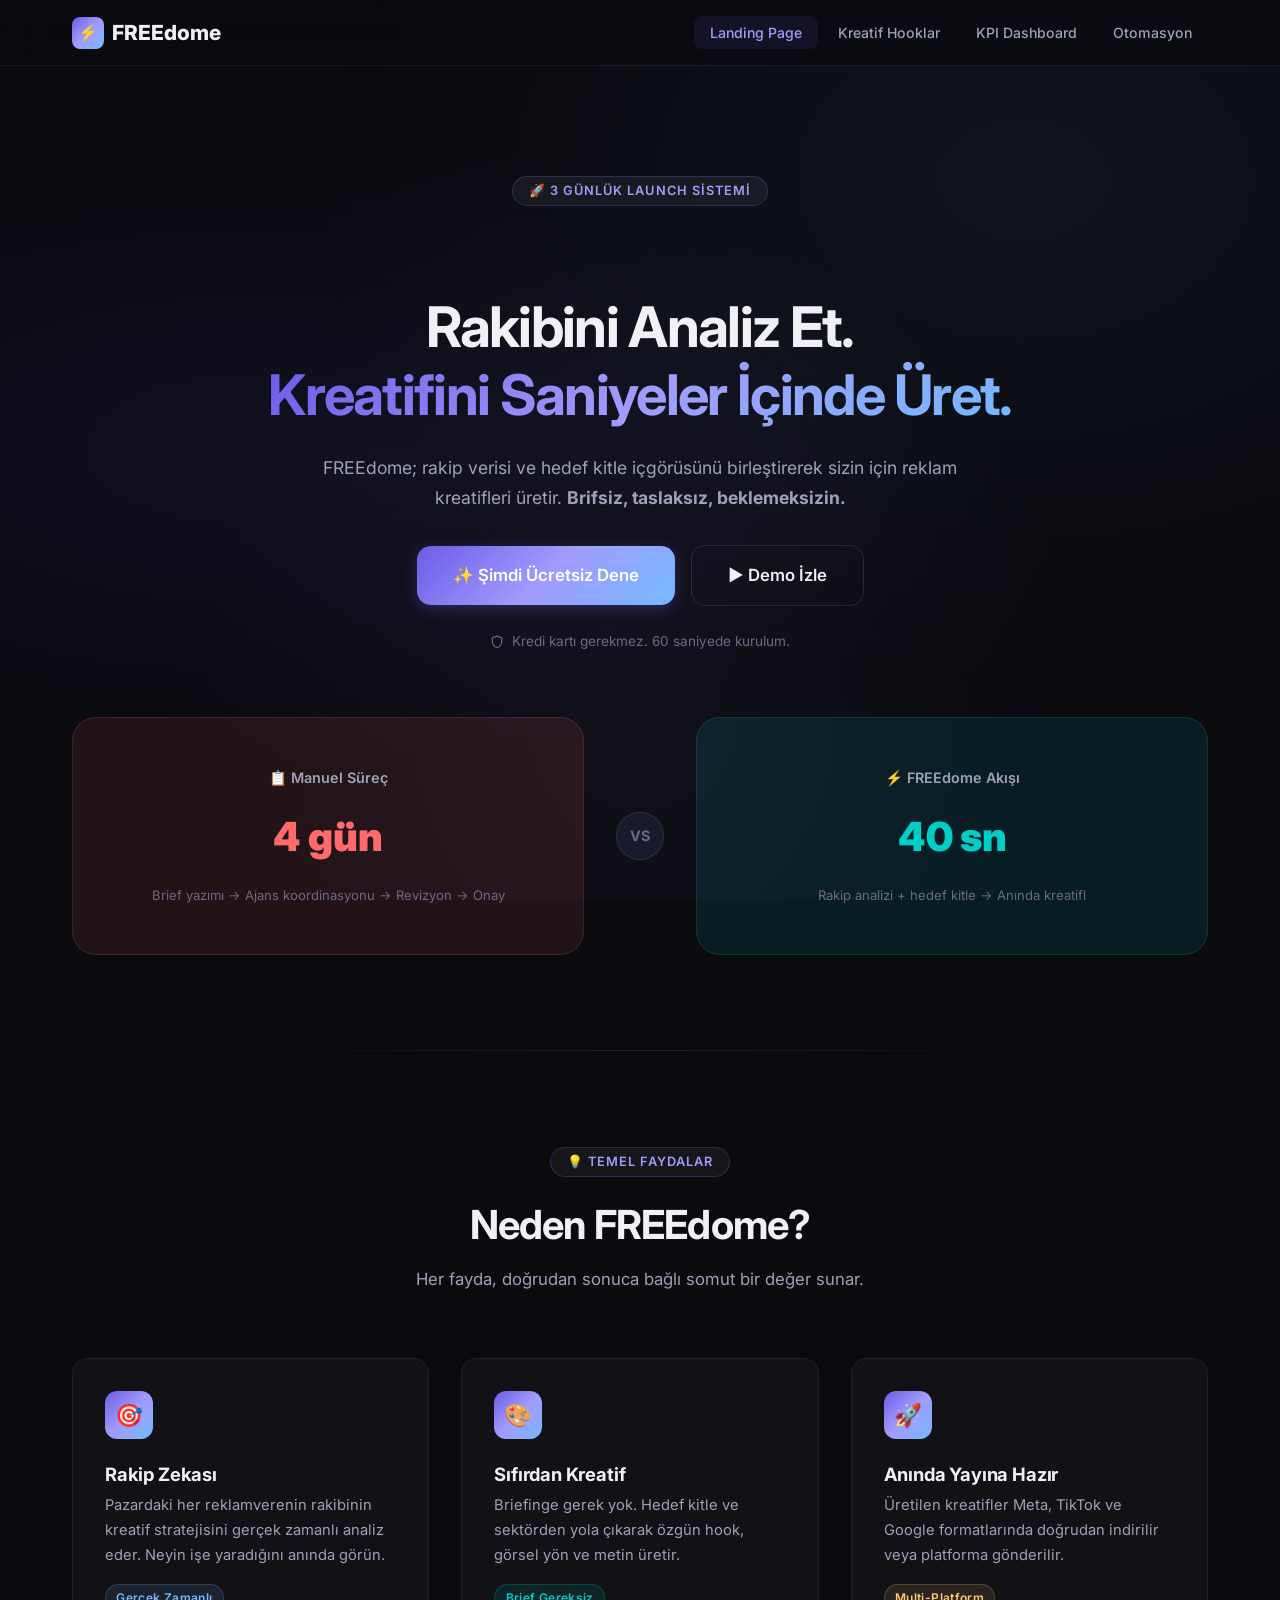
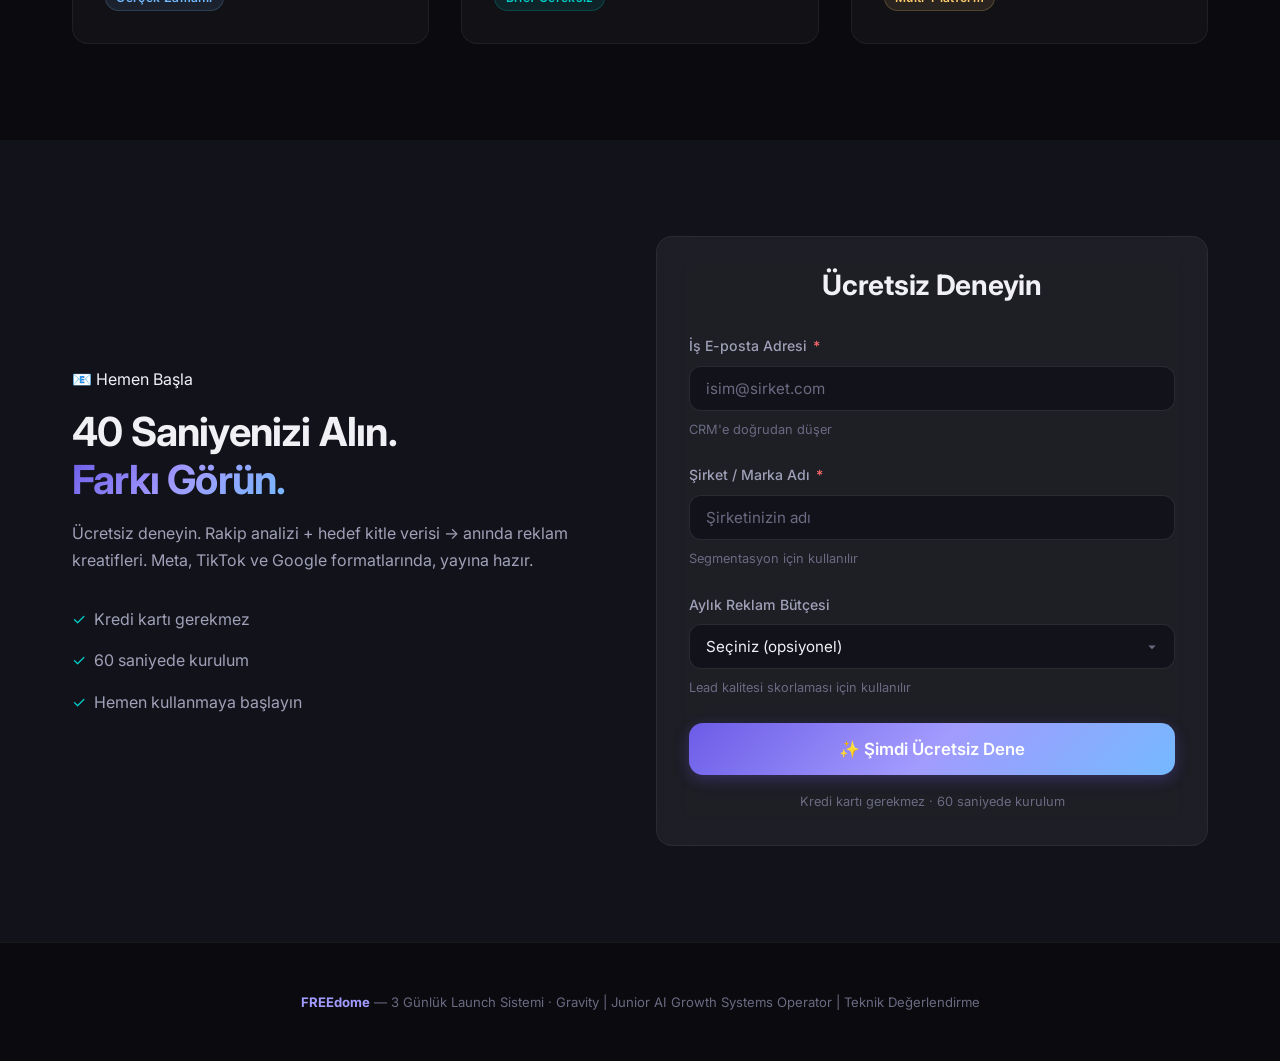
<file: index.html>
<!DOCTYPE html>
<html lang="tr">
<head>
  <meta charset="UTF-8">
  <meta name="viewport" content="width=device-width, initial-scale=1.0">
  <meta name="description" content="FREEdome — Rakip verisi ve hedef kitle içgörüsünü birleştirerek saniyeler içinde reklam kreatifleri üretir. Brifsiz, taslaksız, beklemeksizin.">
  <title>FREEdome — Rakibini Analiz Et. Kreatifini Saniyeler İçinde Üret.</title>
  <link rel="stylesheet" href="css/style.css">
</head>
<body>

  <!-- Navigation -->
  <nav class="nav" id="main-nav">
    <div class="nav-inner">
      <a href="index.html" class="nav-logo">
        <span class="logo-icon">⚡</span>
        FREEdome
      </a>
      <ul class="nav-links">
        <li><a href="index.html" class="active">Landing Page</a></li>
        <li><a href="hooks.html">Kreatif Hooklar</a></li>
        <li><a href="dashboard.html">KPI Dashboard</a></li>
        <li><a href="automation.html">Otomasyon</a></li>
      </ul>
      <button class="nav-mobile-toggle" aria-label="Menü">
        <span></span>
        <span></span>
        <span></span>
      </button>
    </div>
  </nav>

  <!-- Hero Section -->
  <section class="hero" id="hero">
    <div class="container">
      <div class="section-header">
        <span class="badge">🚀 3 Günlük Launch Sistemi</span>
      </div>

      <h1 class="animate-on-scroll">
        Rakibini Analiz Et.<br>
        <span class="gradient-text">Kreatifini Saniyeler İçinde Üret.</span>
      </h1>

      <p class="hero-subtitle animate-on-scroll stagger-1">
        FREEdome; rakip verisi ve hedef kitle içgörüsünü birleştirerek sizin için reklam kreatifleri üretir. <strong>Brifsiz, taslaksız, beklemeksizin.</strong>
      </p>

      <div class="hero-cta animate-on-scroll stagger-2">
        <a href="#lead-section" class="btn btn-primary btn-lg" id="cta-hero">
          ✨ Şimdi Ücretsiz Dene
        </a>
        <a href="#benefits" class="btn btn-ghost btn-lg">
          ▶ Demo İzle
        </a>
      </div>

      <p class="hero-micro animate-on-scroll stagger-3">
        <svg width="14" height="14" viewBox="0 0 24 24" fill="none" stroke="currentColor" stroke-width="2"><path d="M12 22s8-4 8-10V5l-8-3-8 3v7c0 6 8 10 8 10z"/></svg>
        Kredi kartı gerekmez. 60 saniyede kurulum.
      </p>

      <!-- Split Comparison -->
      <div class="split-compare animate-on-scroll stagger-4">
        <div class="split-side manual">
          <div class="split-label">📋 Manuel Süreç</div>
          <div class="split-time" data-counter data-target="4" data-suffix=" gün">0 gün</div>
          <div class="split-desc">Brief yazımı → Ajans koordinasyonu → Revizyon → Onay</div>
        </div>
        <div class="split-divider">VS</div>
        <div class="split-side freedome">
          <div class="split-label">⚡ FREEdome Akışı</div>
          <div class="split-time" data-counter data-target="40" data-suffix=" sn">0 sn</div>
          <div class="split-desc">Rakip analizi + hedef kitle → Anında kreatifl</div>
        </div>
      </div>
    </div>
  </section>

  <!-- Benefits Section -->
  <section class="section" id="benefits">
    <div class="container">
      <div class="section-header">
        <span class="badge">💡 Temel Faydalar</span>
        <h2>Neden FREEdome?</h2>
        <p>Her fayda, doğrudan sonuca bağlı somut bir değer sunar.</p>
      </div>

      <div class="grid-3">
        <!-- Benefit 1 -->
        <div class="card animate-on-scroll stagger-1">
          <div class="card-icon">🎯</div>
          <h3>Rakip Zekası</h3>
          <p>Pazardaki her reklamverenin rakibinin kreatif stratejisini gerçek zamanlı analiz eder. Neyin işe yaradığını anında görün.</p>
          <div style="margin-top: var(--space-md);">
            <span class="tag tag-info">Gerçek Zamanlı</span>
          </div>
        </div>

        <!-- Benefit 2 -->
        <div class="card animate-on-scroll stagger-2">
          <div class="card-icon">🎨</div>
          <h3>Sıfırdan Kreatif</h3>
          <p>Briefinge gerek yok. Hedef kitle ve sektörden yola çıkarak özgün hook, görsel yön ve metin üretir.</p>
          <div style="margin-top: var(--space-md);">
            <span class="tag tag-success">Brief Gereksiz</span>
          </div>
        </div>

        <!-- Benefit 3 -->
        <div class="card animate-on-scroll stagger-3">
          <div class="card-icon">🚀</div>
          <h3>Anında Yayına Hazır</h3>
          <p>Üretilen kreatifler Meta, TikTok ve Google formatlarında doğrudan indirilir veya platforma gönderilir.</p>
          <div style="margin-top: var(--space-md);">
            <span class="tag tag-warning">Multi-Platform</span>
          </div>
        </div>
      </div>
    </div>
  </section>

  <!-- CTA + Lead Form Section -->
  <section class="section" id="lead-section" style="background: var(--bg-secondary);">
    <div class="container">
      <div class="grid-2" style="align-items: center;">
        <!-- Left: CTA Copy -->
        <div class="animate-on-scroll">
          <span class="badge">📧 Hemen Başla</span>
          <h2 style="margin-top: var(--space-md); margin-bottom: var(--space-md);">
            40 Saniyenizi Alın.<br>
            <span class="gradient-text" style="background: var(--accent-gradient); -webkit-background-clip: text; -webkit-text-fill-color: transparent; background-clip: text;">Farkı Görün.</span>
          </h2>
          <p style="margin-bottom: var(--space-xl);">
            Ücretsiz deneyin. Rakip analizi + hedef kitle verisi → anında reklam kreatifleri. Meta, TikTok ve Google formatlarında, yayına hazır.
          </p>
          <div style="display: flex; flex-direction: column; gap: var(--space-md);">
            <div style="display: flex; align-items: center; gap: var(--space-sm); color: var(--success);">
              <span>✓</span><span style="color: var(--text-secondary);">Kredi kartı gerekmez</span>
            </div>
            <div style="display: flex; align-items: center; gap: var(--space-sm); color: var(--success);">
              <span>✓</span><span style="color: var(--text-secondary);">60 saniyede kurulum</span>
            </div>
            <div style="display: flex; align-items: center; gap: var(--space-sm); color: var(--success);">
              <span>✓</span><span style="color: var(--text-secondary);">Hemen kullanmaya başlayın</span>
            </div>
          </div>
        </div>

        <!-- Right: Lead Form -->
        <div class="glass-card animate-on-scroll stagger-2">
          <div id="form-container">
            <h3 style="margin-bottom: var(--space-xl); text-align: center;">Ücretsiz Deneyin</h3>
            <form id="lead-form">
              <div class="form-group">
                <label class="form-label" for="lead-email">
                  İş E-posta Adresi <span class="required">*</span>
                </label>
                <input type="email" id="lead-email" class="form-input" placeholder="isim@sirket.com" required>
                <p class="form-micro">CRM'e doğrudan düşer</p>
              </div>

              <div class="form-group">
                <label class="form-label" for="lead-company">
                  Şirket / Marka Adı <span class="required">*</span>
                </label>
                <input type="text" id="lead-company" class="form-input" placeholder="Şirketinizin adı" required>
                <p class="form-micro">Segmentasyon için kullanılır</p>
              </div>

              <div class="form-group">
                <label class="form-label" for="lead-budget">
                  Aylık Reklam Bütçesi
                </label>
                <select id="lead-budget" class="form-select">
                  <option value="">Seçiniz (opsiyonel)</option>
                  <option value="0-5000">0 – 5.000 ₺</option>
                  <option value="5000-25000">5.000 – 25.000 ₺</option>
                  <option value="25000-100000">25.000 – 100.000 ₺</option>
                  <option value="100000+">100.000 ₺ üzeri</option>
                </select>
                <p class="form-micro">Lead kalitesi skorlaması için kullanılır</p>
              </div>

              <button type="submit" class="btn btn-primary btn-lg" style="width: 100%;">
                ✨ Şimdi Ücretsiz Dene
              </button>
              <p class="form-micro" style="text-align: center; margin-top: var(--space-md);">
                Kredi kartı gerekmez · 60 saniyede kurulum
              </p>
            </form>
          </div>

          <!-- Success State -->
          <div class="form-success" id="form-success">
            <div class="success-icon">✓</div>
            <h3>Kaydınız Alındı! 🎉</h3>
            <p style="margin-bottom: var(--space-lg);">Onay e-postanız gönderildi. Lütfen posta kutunuzu kontrol edin.</p>
            <div class="glass-card" style="text-align: left; padding: var(--space-lg);">
              <h4 style="font-size: 0.9rem; margin-bottom: var(--space-md);">📧 E-postanızda neler var?</h4>
              <div style="display: flex; flex-direction: column; gap: var(--space-sm);">
                <div style="display: flex; align-items: center; gap: var(--space-sm); font-size: 0.88rem;">
                  <span class="tag tag-success">1</span>
                  <span style="color: var(--text-secondary);">Doğrulama linki</span>
                </div>
                <div style="display: flex; align-items: center; gap: var(--space-sm); font-size: 0.88rem;">
                  <span class="tag tag-info">2</span>
                  <span style="color: var(--text-secondary);">Arkadaşına Öner — referral mekanizması</span>
                </div>
              </div>
            </div>
            <p style="margin-top: var(--space-lg); font-size: 0.82rem; color: var(--text-muted);">
              Bu akış, viral döngü için temel tetikleyicidir.
            </p>
          </div>
        </div>
      </div>
    </div>
  </section>

  <!-- Footer -->
  <footer class="footer">
    <div class="container">
      <p>
        <span class="footer-brand">FREEdome</span> — 3 Günlük Launch Sistemi · Gravity | Junior AI Growth Systems Operator | Teknik Değerlendirme
      </p>
    </div>
  </footer>

  <script src="js/nav.js"></script>
  <script src="js/main.js"></script>
</body>
</html>
</file>
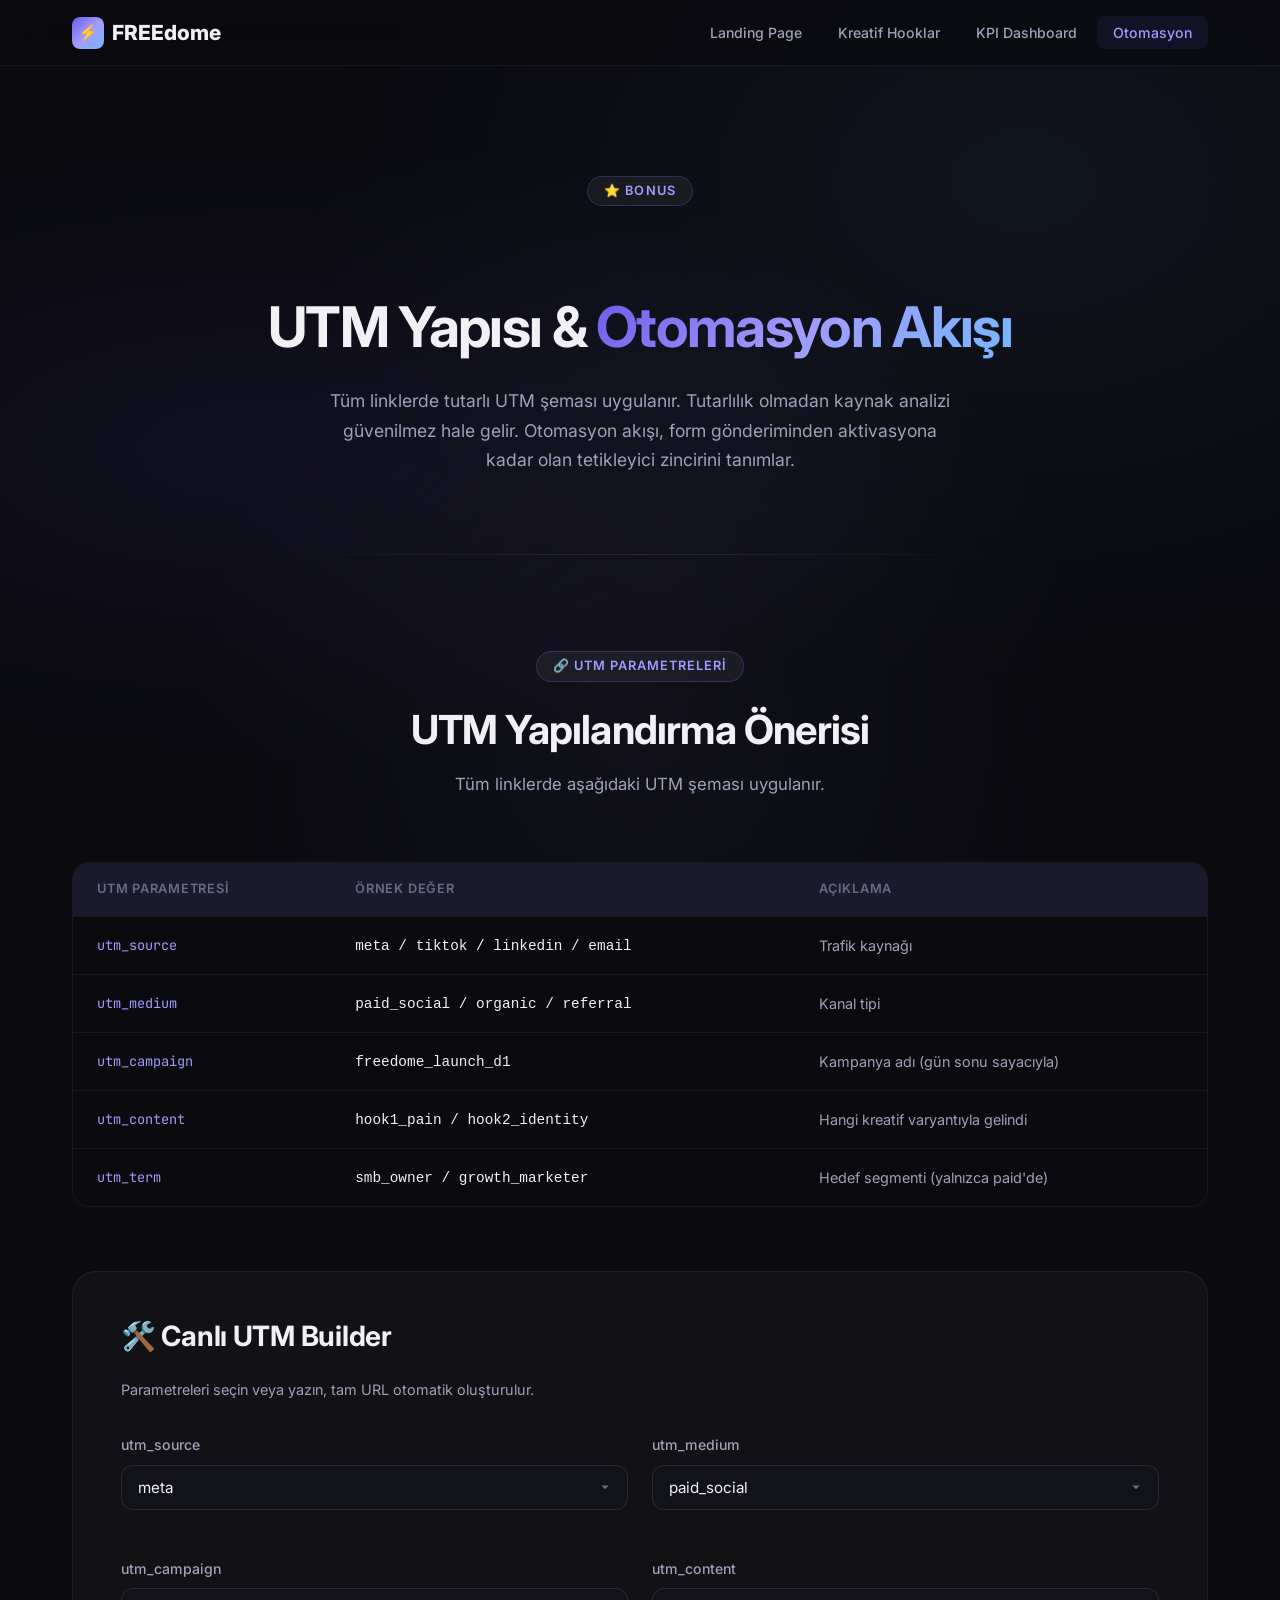
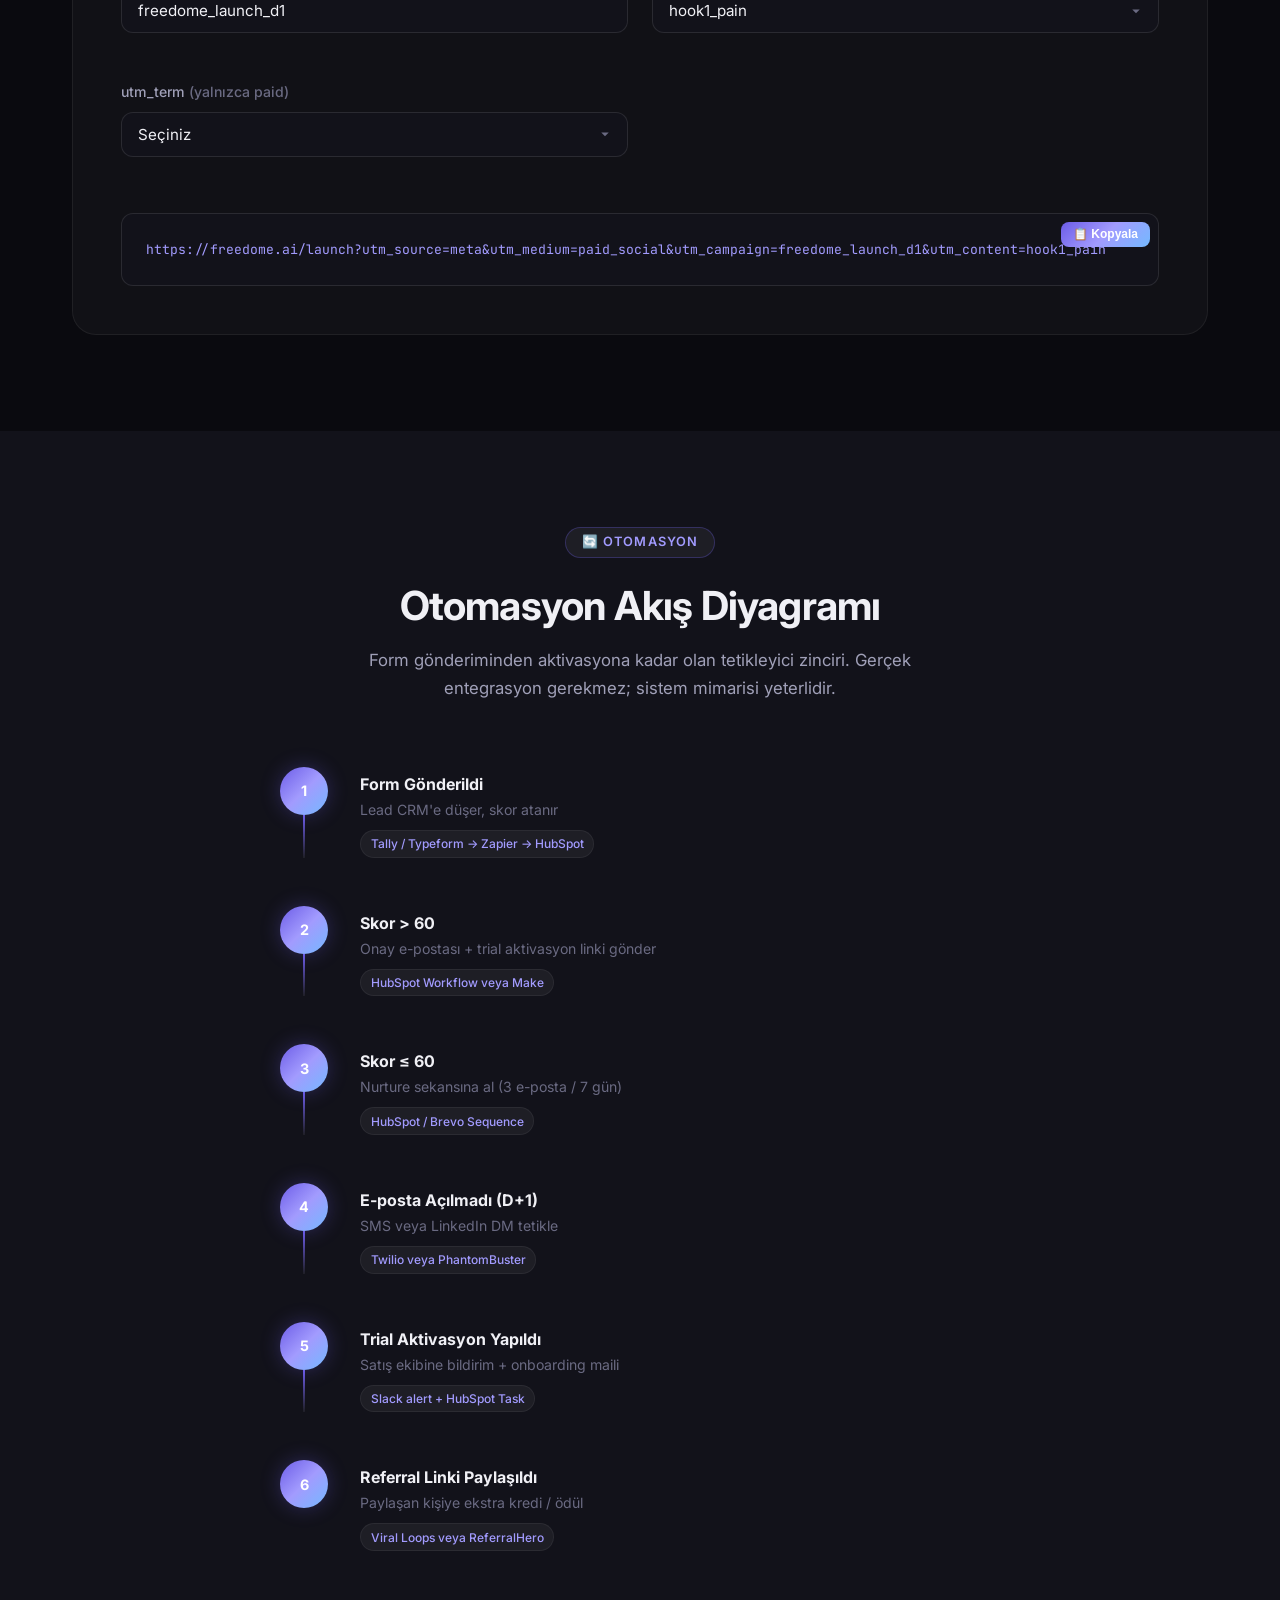
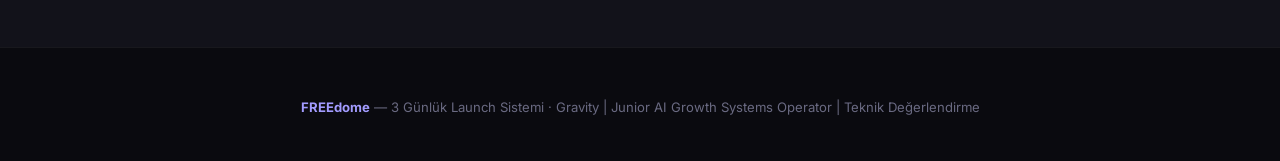
<file: automation.html>
<!DOCTYPE html>
<html lang="tr">

<head>
    <meta charset="UTF-8">
    <meta name="viewport" content="width=device-width, initial-scale=1.0">
    <meta name="description"
        content="FREEdome UTM Yapılandırması ve Otomasyon Akış Diyagramı — Form gönderiminden aktivasyona kadar olan tetikleyici zinciri.">
    <title>FREEdome — UTM & Otomasyon Akışı</title>
    <link rel="stylesheet" href="css/style.css">
</head>

<body>

    <!-- Navigation -->
    <nav class="nav" id="main-nav">
        <div class="nav-inner">
            <a href="index.html" class="nav-logo">
                <span class="logo-icon">⚡</span>
                FREEdome
            </a>
            <ul class="nav-links">
                <li><a href="index.html">Landing Page</a></li>
                <li><a href="hooks.html">Kreatif Hooklar</a></li>
                <li><a href="dashboard.html">KPI Dashboard</a></li>
                <li><a href="automation.html" class="active">Otomasyon</a></li>
            </ul>
            <button class="nav-mobile-toggle" aria-label="Menü">
                <span></span>
                <span></span>
                <span></span>
            </button>
        </div>
    </nav>

    <!-- Page Hero -->
    <section class="hero" style="padding-bottom: var(--space-2xl);">
        <div class="container">
            <div class="section-header">
                <span class="badge">⭐ Bonus</span>
            </div>
            <h1 class="animate-on-scroll">
                UTM Yapısı & <span class="gradient-text">Otomasyon Akışı</span>
            </h1>
            <p class="hero-subtitle animate-on-scroll stagger-1">
                Tüm linklerde tutarlı UTM şeması uygulanır. Tutarlılık olmadan kaynak analizi güvenilmez hale gelir.
                Otomasyon akışı, form gönderiminden aktivasyona kadar olan tetikleyici zincirini tanımlar.
            </p>
        </div>
    </section>

    <!-- UTM Structure -->
    <section class="section" id="utm-structure">
        <div class="container">
            <div class="section-header">
                <span class="badge">🔗 UTM Parametreleri</span>
                <h2>UTM Yapılandırma Önerisi</h2>
                <p>Tüm linklerde aşağıdaki UTM şeması uygulanır.</p>
            </div>

            <div class="table-wrapper animate-on-scroll" style="margin-bottom: var(--space-3xl);">
                <table>
                    <thead>
                        <tr>
                            <th>UTM Parametresi</th>
                            <th>Örnek Değer</th>
                            <th>Açıklama</th>
                        </tr>
                    </thead>
                    <tbody>
                        <tr>
                            <td
                                style="color: var(--accent-secondary); font-family: var(--font-mono); font-size: 0.85rem;">
                                utm_source</td>
                            <td><code style="color: var(--text-primary);">meta / tiktok / linkedin / email</code></td>
                            <td>Trafik kaynağı</td>
                        </tr>
                        <tr>
                            <td
                                style="color: var(--accent-secondary); font-family: var(--font-mono); font-size: 0.85rem;">
                                utm_medium</td>
                            <td><code style="color: var(--text-primary);">paid_social / organic / referral</code></td>
                            <td>Kanal tipi</td>
                        </tr>
                        <tr>
                            <td
                                style="color: var(--accent-secondary); font-family: var(--font-mono); font-size: 0.85rem;">
                                utm_campaign</td>
                            <td><code style="color: var(--text-primary);">freedome_launch_d1</code></td>
                            <td>Kampanya adı (gün sonu sayacıyla)</td>
                        </tr>
                        <tr>
                            <td
                                style="color: var(--accent-secondary); font-family: var(--font-mono); font-size: 0.85rem;">
                                utm_content</td>
                            <td><code style="color: var(--text-primary);">hook1_pain / hook2_identity</code></td>
                            <td>Hangi kreatif varyantıyla gelindi</td>
                        </tr>
                        <tr>
                            <td
                                style="color: var(--accent-secondary); font-family: var(--font-mono); font-size: 0.85rem;">
                                utm_term</td>
                            <td><code style="color: var(--text-primary);">smb_owner / growth_marketer</code></td>
                            <td>Hedef segmenti (yalnızca paid'de)</td>
                        </tr>
                    </tbody>
                </table>
            </div>

            <!-- Interactive UTM Builder -->
            <div class="utm-builder animate-on-scroll">
                <h3 style="margin-bottom: var(--space-lg);">🛠️ Canlı UTM Builder</h3>
                <p style="margin-bottom: var(--space-xl); font-size: 0.9rem;">Parametreleri seçin veya yazın, tam URL
                    otomatik oluşturulur.</p>

                <div class="grid-2" style="gap: var(--space-lg);">
                    <div class="form-group">
                        <label class="form-label">utm_source</label>
                        <select class="form-select utm-param" data-param="utm_source">
                            <option value="meta">meta</option>
                            <option value="tiktok">tiktok</option>
                            <option value="linkedin">linkedin</option>
                            <option value="email">email</option>
                        </select>
                    </div>
                    <div class="form-group">
                        <label class="form-label">utm_medium</label>
                        <select class="form-select utm-param" data-param="utm_medium">
                            <option value="paid_social">paid_social</option>
                            <option value="organic">organic</option>
                            <option value="referral">referral</option>
                        </select>
                    </div>
                    <div class="form-group">
                        <label class="form-label">utm_campaign</label>
                        <input type="text" class="form-input utm-param" data-param="utm_campaign"
                            value="freedome_launch_d1" placeholder="freedome_launch_d1">
                    </div>
                    <div class="form-group">
                        <label class="form-label">utm_content</label>
                        <select class="form-select utm-param" data-param="utm_content">
                            <option value="hook1_pain">hook1_pain</option>
                            <option value="hook2_identity">hook2_identity</option>
                            <option value="hook3_provocation">hook3_provocation</option>
                        </select>
                    </div>
                    <div class="form-group">
                        <label class="form-label">utm_term <span style="color: var(--text-muted);">(yalnızca
                                paid)</span></label>
                        <select class="form-select utm-param" data-param="utm_term">
                            <option value="">Seçiniz</option>
                            <option value="smb_owner">smb_owner</option>
                            <option value="growth_marketer">growth_marketer</option>
                        </select>
                    </div>
                </div>

                <!-- UTM Preview -->
                <div class="utm-preview">
                    <button class="utm-copy-btn" id="utm-copy-btn">📋 Kopyala</button>
                    <span
                        id="utm-output">https://freedome.ai/launch?utm_source=meta&utm_medium=paid_social&utm_campaign=freedome_launch_d1&utm_content=hook1_pain</span>
                </div>
            </div>
        </div>
    </section>

    <!-- Automation Flow -->
    <section class="section" id="automation-flow" style="background: var(--bg-secondary);">
        <div class="container">
            <div class="section-header">
                <span class="badge">🔄 Otomasyon</span>
                <h2>Otomasyon Akış Diyagramı</h2>
                <p>Form gönderiminden aktivasyona kadar olan tetikleyici zinciri. Gerçek entegrasyon gerekmez; sistem
                    mimarisi yeterlidir.</p>
            </div>

            <div class="flow-chart animate-on-scroll" style="max-width: 720px; margin: 0 auto;">
                <!-- Step 1 -->
                <div class="flow-step">
                    <div class="flow-step-line">
                        <div class="flow-step-dot">1</div>
                    </div>
                    <div class="flow-step-content">
                        <h4>Form Gönderildi</h4>
                        <p>Lead CRM'e düşer, skor atanır</p>
                        <span class="flow-tool">Tally / Typeform → Zapier → HubSpot</span>
                    </div>
                </div>

                <!-- Step 2 -->
                <div class="flow-step">
                    <div class="flow-step-line">
                        <div class="flow-step-dot">2</div>
                    </div>
                    <div class="flow-step-content">
                        <h4>Skor > 60</h4>
                        <p>Onay e-postası + trial aktivasyon linki gönder</p>
                        <span class="flow-tool">HubSpot Workflow veya Make</span>
                    </div>
                </div>

                <!-- Step 3 -->
                <div class="flow-step">
                    <div class="flow-step-line">
                        <div class="flow-step-dot">3</div>
                    </div>
                    <div class="flow-step-content">
                        <h4>Skor ≤ 60</h4>
                        <p>Nurture sekansına al (3 e-posta / 7 gün)</p>
                        <span class="flow-tool">HubSpot / Brevo Sequence</span>
                    </div>
                </div>

                <!-- Step 4 -->
                <div class="flow-step">
                    <div class="flow-step-line">
                        <div class="flow-step-dot">4</div>
                    </div>
                    <div class="flow-step-content">
                        <h4>E-posta Açılmadı (D+1)</h4>
                        <p>SMS veya LinkedIn DM tetikle</p>
                        <span class="flow-tool">Twilio veya PhantomBuster</span>
                    </div>
                </div>

                <!-- Step 5 -->
                <div class="flow-step">
                    <div class="flow-step-line">
                        <div class="flow-step-dot">5</div>
                    </div>
                    <div class="flow-step-content">
                        <h4>Trial Aktivasyon Yapıldı</h4>
                        <p>Satış ekibine bildirim + onboarding maili</p>
                        <span class="flow-tool">Slack alert + HubSpot Task</span>
                    </div>
                </div>

                <!-- Step 6 -->
                <div class="flow-step">
                    <div class="flow-step-line">
                        <div class="flow-step-dot">6</div>
                    </div>
                    <div class="flow-step-content">
                        <h4>Referral Linki Paylaşıldı</h4>
                        <p>Paylaşan kişiye ekstra kredi / ödül</p>
                        <span class="flow-tool">Viral Loops veya ReferralHero</span>
                    </div>
                </div>
            </div>
        </div>
    </section>

    <!-- Footer -->
    <footer class="footer">
        <div class="container">
            <p>
                <span class="footer-brand">FREEdome</span> — 3 Günlük Launch Sistemi · Gravity | Junior AI Growth
                Systems Operator | Teknik Değerlendirme
            </p>
        </div>
    </footer>

    <script src="js/nav.js"></script>
    <script src="js/dashboard.js"></script>
</body>

</html>
</file>
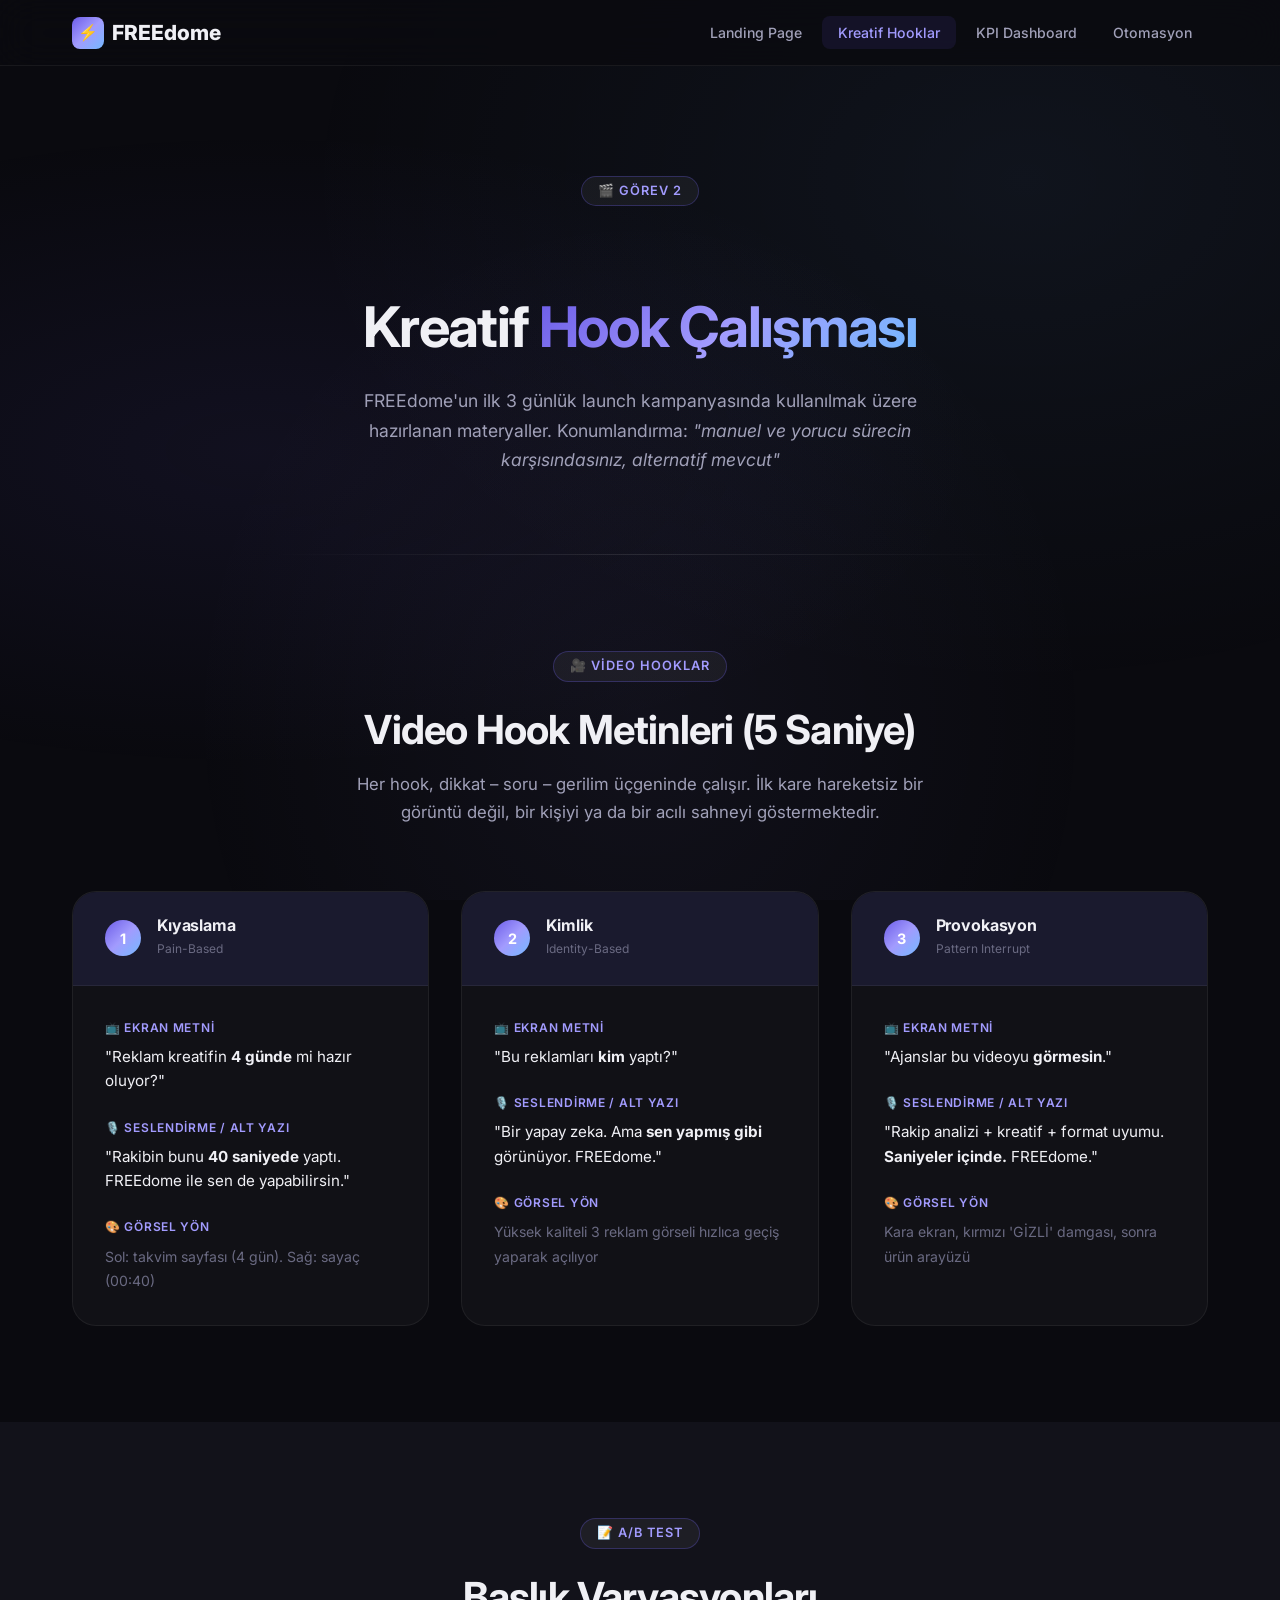
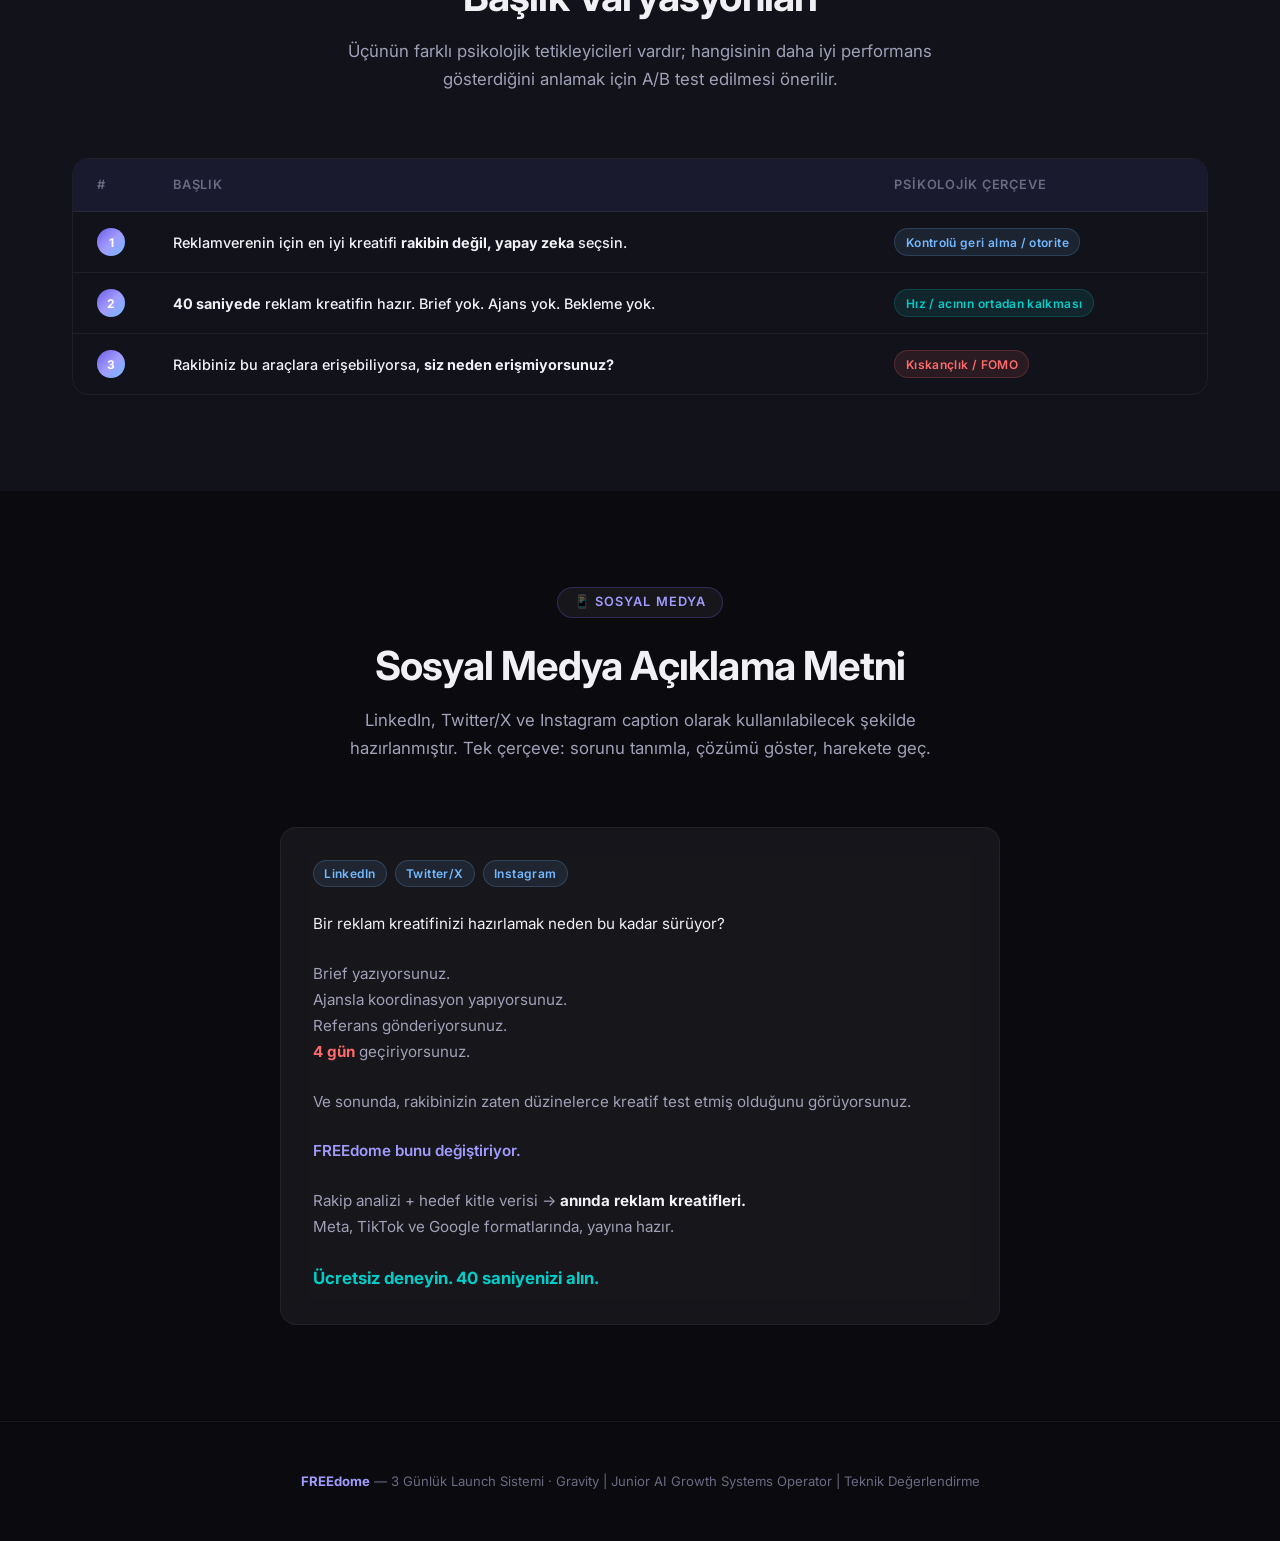
<file: hooks.html>
<!DOCTYPE html>
<html lang="tr">

<head>
    <meta charset="UTF-8">
    <meta name="viewport" content="width=device-width, initial-scale=1.0">
    <meta name="description"
        content="FREEdome Launch Kampanyası — 3 Video Hook Metni, Başlık Varyasyonları ve Sosyal Medya Açıklama Metinleri">
    <title>FREEdome — Kreatif Hook Çalışması</title>
    <link rel="stylesheet" href="css/style.css">
</head>

<body>

    <!-- Navigation -->
    <nav class="nav" id="main-nav">
        <div class="nav-inner">
            <a href="index.html" class="nav-logo">
                <span class="logo-icon">⚡</span>
                FREEdome
            </a>
            <ul class="nav-links">
                <li><a href="index.html">Landing Page</a></li>
                <li><a href="hooks.html" class="active">Kreatif Hooklar</a></li>
                <li><a href="dashboard.html">KPI Dashboard</a></li>
                <li><a href="automation.html">Otomasyon</a></li>
            </ul>
            <button class="nav-mobile-toggle" aria-label="Menü">
                <span></span>
                <span></span>
                <span></span>
            </button>
        </div>
    </nav>

    <!-- Page Hero -->
    <section class="hero" style="padding-bottom: var(--space-2xl);">
        <div class="container">
            <div class="section-header">
                <span class="badge">🎬 Görev 2</span>
            </div>
            <h1 class="animate-on-scroll">
                Kreatif <span class="gradient-text">Hook Çalışması</span>
            </h1>
            <p class="hero-subtitle animate-on-scroll stagger-1">
                FREEdome'un ilk 3 günlük launch kampanyasında kullanılmak üzere hazırlanan materyaller. Konumlandırma:
                <em>"manuel ve yorucu sürecin karşısındasınız, alternatif mevcut"</em>
            </p>
        </div>
    </section>

    <!-- Video Hook Metinleri -->
    <section class="section" id="video-hooks">
        <div class="container">
            <div class="section-header">
                <span class="badge">🎥 Video Hooklar</span>
                <h2>Video Hook Metinleri (5 Saniye)</h2>
                <p>Her hook, dikkat – soru – gerilim üçgeninde çalışır. İlk kare hareketsiz bir görüntü değil, bir
                    kişiyi ya da bir acılı sahneyi göstermektedir.</p>
            </div>

            <div class="grid-3">
                <!-- Hook 1 -->
                <div class="hook-card animate-on-scroll stagger-1">
                    <div class="hook-card-header">
                        <div class="hook-number">1</div>
                        <div>
                            <h3>Kıyaslama</h3>
                            <span class="hook-type">Pain-Based</span>
                        </div>
                    </div>
                    <div class="hook-card-body">
                        <div class="hook-field">
                            <div class="hook-field-label">📺 Ekran Metni</div>
                            <div class="hook-field-value">"Reklam kreatifin <strong>4 günde</strong> mi hazır oluyor?"
                            </div>
                        </div>
                        <div class="hook-field">
                            <div class="hook-field-label">🎙️ Seslendirme / Alt Yazı</div>
                            <div class="hook-field-value">"Rakibin bunu <strong>40 saniyede</strong> yaptı. FREEdome ile
                                sen de yapabilirsin."</div>
                        </div>
                        <div class="hook-field">
                            <div class="hook-field-label">🎨 Görsel Yön</div>
                            <div class="hook-field-value">
                                <em>Sol: takvim sayfası (4 gün). Sağ: sayaç (00:40)</em>
                            </div>
                        </div>
                    </div>
                </div>

                <!-- Hook 2 -->
                <div class="hook-card animate-on-scroll stagger-2">
                    <div class="hook-card-header">
                        <div class="hook-number">2</div>
                        <div>
                            <h3>Kimlik</h3>
                            <span class="hook-type">Identity-Based</span>
                        </div>
                    </div>
                    <div class="hook-card-body">
                        <div class="hook-field">
                            <div class="hook-field-label">📺 Ekran Metni</div>
                            <div class="hook-field-value">"Bu reklamları <strong>kim</strong> yaptı?"</div>
                        </div>
                        <div class="hook-field">
                            <div class="hook-field-label">🎙️ Seslendirme / Alt Yazı</div>
                            <div class="hook-field-value">"Bir yapay zeka. Ama <strong>sen yapmış gibi</strong>
                                görünüyor. FREEdome."</div>
                        </div>
                        <div class="hook-field">
                            <div class="hook-field-label">🎨 Görsel Yön</div>
                            <div class="hook-field-value">
                                <em>Yüksek kaliteli 3 reklam görseli hızlıca geçiş yaparak açılıyor</em>
                            </div>
                        </div>
                    </div>
                </div>

                <!-- Hook 3 -->
                <div class="hook-card animate-on-scroll stagger-3">
                    <div class="hook-card-header">
                        <div class="hook-number">3</div>
                        <div>
                            <h3>Provokasyon</h3>
                            <span class="hook-type">Pattern Interrupt</span>
                        </div>
                    </div>
                    <div class="hook-card-body">
                        <div class="hook-field">
                            <div class="hook-field-label">📺 Ekran Metni</div>
                            <div class="hook-field-value">"Ajanslar bu videoyu <strong>görmesin</strong>."</div>
                        </div>
                        <div class="hook-field">
                            <div class="hook-field-label">🎙️ Seslendirme / Alt Yazı</div>
                            <div class="hook-field-value">"Rakip analizi + kreatif + format uyumu. <strong>Saniyeler
                                    içinde.</strong> FREEdome."</div>
                        </div>
                        <div class="hook-field">
                            <div class="hook-field-label">🎨 Görsel Yön</div>
                            <div class="hook-field-value">
                                <em>Kara ekran, kırmızı 'GİZLİ' damgası, sonra ürün arayüzü</em>
                            </div>
                        </div>
                    </div>
                </div>
            </div>
        </div>
    </section>

    <!-- Başlık Varyasyonları -->
    <section class="section" id="headlines" style="background: var(--bg-secondary);">
        <div class="container">
            <div class="section-header">
                <span class="badge">📝 A/B Test</span>
                <h2>Başlık Varyasyonları</h2>
                <p>Üçünün farklı psikolojik tetikleyicileri vardır; hangisinin daha iyi performans gösterdiğini anlamak
                    için A/B test edilmesi önerilir.</p>
            </div>

            <div class="table-wrapper animate-on-scroll">
                <table>
                    <thead>
                        <tr>
                            <th style="width: 50px;">#</th>
                            <th>Başlık</th>
                            <th>Psikolojik Çerçeve</th>
                        </tr>
                    </thead>
                    <tbody>
                        <tr>
                            <td>
                                <span class="hook-number"
                                    style="width: 28px; height: 28px; font-size: 0.75rem;">1</span>
                            </td>
                            <td style="color: var(--text-primary); font-weight: 500;">
                                Reklamverenin için en iyi kreatifi <strong>rakibin değil, yapay zeka</strong> seçsin.
                            </td>
                            <td>
                                <span class="tag tag-info">Kontrolü geri alma / otorite</span>
                            </td>
                        </tr>
                        <tr>
                            <td>
                                <span class="hook-number"
                                    style="width: 28px; height: 28px; font-size: 0.75rem;">2</span>
                            </td>
                            <td style="color: var(--text-primary); font-weight: 500;">
                                <strong>40 saniyede</strong> reklam kreatifin hazır. Brief yok. Ajans yok. Bekleme yok.
                            </td>
                            <td>
                                <span class="tag tag-success">Hız / acının ortadan kalkması</span>
                            </td>
                        </tr>
                        <tr>
                            <td>
                                <span class="hook-number"
                                    style="width: 28px; height: 28px; font-size: 0.75rem;">3</span>
                            </td>
                            <td style="color: var(--text-primary); font-weight: 500;">
                                Rakibiniz bu araçlara erişebiliyorsa, <strong>siz neden erişmiyorsunuz?</strong>
                            </td>
                            <td>
                                <span class="tag tag-danger">Kıskançlık / FOMO</span>
                            </td>
                        </tr>
                    </tbody>
                </table>
            </div>
        </div>
    </section>

    <!-- Sosyal Medya Metni -->
    <section class="section" id="social-copy">
        <div class="container">
            <div class="section-header">
                <span class="badge">📱 Sosyal Medya</span>
                <h2>Sosyal Medya Açıklama Metni</h2>
                <p>LinkedIn, Twitter/X ve Instagram caption olarak kullanılabilecek şekilde hazırlanmıştır. Tek çerçeve:
                    sorunu tanımla, çözümü göster, harekete geç.</p>
            </div>

            <div class="glass-card animate-on-scroll" style="max-width: 720px; margin: 0 auto;">
                <div style="display: flex; gap: var(--space-sm); margin-bottom: var(--space-lg); flex-wrap: wrap;">
                    <span class="tag tag-info">LinkedIn</span>
                    <span class="tag tag-info">Twitter/X</span>
                    <span class="tag tag-info">Instagram</span>
                </div>

                <div style="font-size: 0.95rem; line-height: 2; color: var(--text-primary);">
                    <p style="color: var(--text-primary); margin-bottom: var(--space-lg);">
                        Bir reklam kreatifinizi hazırlamak neden bu kadar sürüyor?
                    </p>

                    <p style="color: var(--text-secondary); margin-bottom: var(--space-lg);">
                        Brief yazıyorsunuz.<br>
                        Ajansla koordinasyon yapıyorsunuz.<br>
                        Referans gönderiyorsunuz.<br>
                        <strong style="color: var(--danger);">4 gün</strong> geçiriyorsunuz.
                    </p>

                    <p style="color: var(--text-secondary); margin-bottom: var(--space-lg);">
                        Ve sonunda, rakibinizin zaten düzinelerce kreatif test etmiş olduğunu görüyorsunuz.
                    </p>

                    <p style="color: var(--accent-secondary); margin-bottom: var(--space-lg); font-weight: 600;">
                        FREEdome bunu değiştiriyor.
                    </p>

                    <p style="color: var(--text-secondary); margin-bottom: var(--space-lg);">
                        Rakip analizi + hedef kitle verisi → <strong style="color: var(--text-primary);">anında reklam
                            kreatifleri.</strong><br>
                        Meta, TikTok ve Google formatlarında, yayına hazır.
                    </p>

                    <p style="color: var(--success); font-weight: 700; font-size: 1.05rem;">
                        Ücretsiz deneyin. 40 saniyenizi alın.
                    </p>
                </div>
            </div>
        </div>
    </section>

    <!-- Footer -->
    <footer class="footer">
        <div class="container">
            <p>
                <span class="footer-brand">FREEdome</span> — 3 Günlük Launch Sistemi · Gravity | Junior AI Growth
                Systems Operator | Teknik Değerlendirme
            </p>
        </div>
    </footer>

    <script src="js/nav.js"></script>
</body>

</html>
</file>
<file: css/style.css>
/* ============================================
   FREEdome Launch System — Design System
   ============================================ */

/* --- Google Fonts --- */
@import url('https://fonts.googleapis.com/css2?family=Inter:wght@300;400;500;600;700;800;900&family=JetBrains+Mono:wght@400;500;600&display=swap');

/* --- CSS Custom Properties --- */
:root {
  /* Colors */
  --bg-primary: #0a0a0f;
  --bg-secondary: #12121a;
  --bg-tertiary: #1a1a2e;
  --bg-card: rgba(255, 255, 255, 0.03);
  --bg-card-hover: rgba(255, 255, 255, 0.06);
  --bg-glass: rgba(255, 255, 255, 0.05);

  --text-primary: #f0f0f5;
  --text-secondary: #a0a0b8;
  --text-muted: #6a6a82;

  --accent-primary: #6c5ce7;
  --accent-secondary: #a29bfe;
  --accent-gradient: linear-gradient(135deg, #6c5ce7 0%, #a29bfe 50%, #74b9ff 100%);
  --accent-gradient-hover: linear-gradient(135deg, #7c6cf7 0%, #b2abfe 50%, #84c9ff 100%);
  --accent-glow: rgba(108, 92, 231, 0.3);

  --success: #00cec9;
  --success-bg: rgba(0, 206, 201, 0.1);
  --warning: #fdcb6e;
  --warning-bg: rgba(253, 203, 110, 0.1);
  --danger: #ff6b6b;
  --danger-bg: rgba(255, 107, 107, 0.1);
  --info: #74b9ff;
  --info-bg: rgba(116, 185, 255, 0.1);

  --border-subtle: rgba(255, 255, 255, 0.06);
  --border-medium: rgba(255, 255, 255, 0.1);
  --border-accent: rgba(108, 92, 231, 0.3);

  /* Typography */
  --font-primary: 'Inter', -apple-system, BlinkMacSystemFont, sans-serif;
  --font-mono: 'JetBrains Mono', monospace;

  /* Spacing */
  --space-xs: 0.25rem;
  --space-sm: 0.5rem;
  --space-md: 1rem;
  --space-lg: 1.5rem;
  --space-xl: 2rem;
  --space-2xl: 3rem;
  --space-3xl: 4rem;
  --space-4xl: 6rem;

  /* Border Radius */
  --radius-sm: 8px;
  --radius-md: 12px;
  --radius-lg: 16px;
  --radius-xl: 24px;
  --radius-full: 9999px;

  /* Shadows */
  --shadow-sm: 0 2px 8px rgba(0, 0, 0, 0.3);
  --shadow-md: 0 4px 16px rgba(0, 0, 0, 0.4);
  --shadow-lg: 0 8px 32px rgba(0, 0, 0, 0.5);
  --shadow-glow: 0 0 40px rgba(108, 92, 231, 0.15);
  --shadow-glow-strong: 0 0 60px rgba(108, 92, 231, 0.25);

  /* Transitions */
  --transition-fast: 150ms cubic-bezier(0.4, 0, 0.2, 1);
  --transition-base: 250ms cubic-bezier(0.4, 0, 0.2, 1);
  --transition-slow: 400ms cubic-bezier(0.4, 0, 0.2, 1);
  --transition-spring: 500ms cubic-bezier(0.34, 1.56, 0.64, 1);
}

/* --- Reset & Base --- */
*,
*::before,
*::after {
  margin: 0;
  padding: 0;
  box-sizing: border-box;
}

html {
  font-size: 16px;
  scroll-behavior: smooth;
  -webkit-font-smoothing: antialiased;
  -moz-osx-font-smoothing: grayscale;
}

body {
  font-family: var(--font-primary);
  background: var(--bg-primary);
  color: var(--text-primary);
  line-height: 1.6;
  min-height: 100vh;
  overflow-x: hidden;
}

/* Subtle background grain */
body::before {
  content: '';
  position: fixed;
  inset: 0;
  background: radial-gradient(ellipse at 20% 50%, rgba(108, 92, 231, 0.08) 0%, transparent 50%),
    radial-gradient(ellipse at 80% 20%, rgba(116, 185, 255, 0.06) 0%, transparent 50%),
    radial-gradient(ellipse at 50% 80%, rgba(162, 155, 254, 0.05) 0%, transparent 50%);
  pointer-events: none;
  z-index: 0;
}

/* --- Typography --- */
h1,
h2,
h3,
h4,
h5,
h6 {
  color: var(--text-primary);
  line-height: 1.2;
  font-weight: 700;
}

h1 {
  font-size: clamp(2rem, 5vw, 3.5rem);
  letter-spacing: -0.03em;
}

h2 {
  font-size: clamp(1.5rem, 3.5vw, 2.5rem);
  letter-spacing: -0.02em;
}

h3 {
  font-size: clamp(1.2rem, 2.5vw, 1.75rem);
  letter-spacing: -0.01em;
}

h4 {
  font-size: 1.25rem;
}

p {
  color: var(--text-secondary);
  line-height: 1.7;
}

a {
  color: var(--accent-secondary);
  text-decoration: none;
  transition: color var(--transition-fast);
}

a:hover {
  color: var(--accent-primary);
}

/* --- Layout --- */
.container {
  width: 100%;
  max-width: 1200px;
  margin: 0 auto;
  padding: 0 var(--space-xl);
  position: relative;
  z-index: 1;
}

.section {
  padding: var(--space-4xl) 0;
}

.section-header {
  text-align: center;
  margin-bottom: var(--space-3xl);
}

.section-header .badge {
  display: inline-flex;
  align-items: center;
  gap: var(--space-sm);
  padding: var(--space-xs) var(--space-md);
  background: var(--bg-glass);
  border: 1px solid var(--border-accent);
  border-radius: var(--radius-full);
  font-size: 0.8rem;
  font-weight: 600;
  color: var(--accent-secondary);
  text-transform: uppercase;
  letter-spacing: 0.08em;
  margin-bottom: var(--space-lg);
}

.section-header h2 {
  margin-bottom: var(--space-md);
}

.section-header p {
  max-width: 600px;
  margin: 0 auto;
  font-size: 1.05rem;
}

/* --- Navigation --- */
.nav {
  position: fixed;
  top: 0;
  left: 0;
  right: 0;
  z-index: 1000;
  padding: var(--space-md) 0;
  background: rgba(10, 10, 15, 0.8);
  backdrop-filter: blur(20px);
  -webkit-backdrop-filter: blur(20px);
  border-bottom: 1px solid var(--border-subtle);
  transition: all var(--transition-base);
}

.nav.scrolled {
  padding: var(--space-sm) 0;
  background: rgba(10, 10, 15, 0.95);
}

.nav-inner {
  display: flex;
  align-items: center;
  justify-content: space-between;
  max-width: 1200px;
  margin: 0 auto;
  padding: 0 var(--space-xl);
}

.nav-logo {
  display: flex;
  align-items: center;
  gap: var(--space-sm);
  font-size: 1.3rem;
  font-weight: 800;
  color: var(--text-primary);
  text-decoration: none;
}

.nav-logo .logo-icon {
  width: 32px;
  height: 32px;
  background: var(--accent-gradient);
  border-radius: var(--radius-sm);
  display: flex;
  align-items: center;
  justify-content: center;
  font-size: 1rem;
}

.nav-links {
  display: flex;
  gap: var(--space-xs);
  list-style: none;
}

.nav-links a {
  padding: var(--space-sm) var(--space-md);
  border-radius: var(--radius-sm);
  font-size: 0.88rem;
  font-weight: 500;
  color: var(--text-secondary);
  text-decoration: none;
  transition: all var(--transition-fast);
  position: relative;
}

.nav-links a:hover {
  color: var(--text-primary);
  background: var(--bg-glass);
}

.nav-links a.active {
  color: var(--accent-secondary);
  background: rgba(108, 92, 231, 0.1);
}

.nav-mobile-toggle {
  display: none;
  flex-direction: column;
  gap: 5px;
  background: none;
  border: none;
  cursor: pointer;
  padding: var(--space-sm);
}

.nav-mobile-toggle span {
  width: 22px;
  height: 2px;
  background: var(--text-primary);
  border-radius: 2px;
  transition: all var(--transition-fast);
}

/* --- Buttons --- */
.btn {
  display: inline-flex;
  align-items: center;
  justify-content: center;
  gap: var(--space-sm);
  padding: 0.75rem 1.75rem;
  border: none;
  border-radius: var(--radius-md);
  font-family: var(--font-primary);
  font-size: 0.95rem;
  font-weight: 600;
  cursor: pointer;
  transition: all var(--transition-base);
  text-decoration: none;
  white-space: nowrap;
}

.btn-primary {
  background: var(--accent-gradient);
  color: white;
  box-shadow: 0 4px 15px var(--accent-glow);
}

.btn-primary:hover {
  background: var(--accent-gradient-hover);
  box-shadow: 0 6px 25px var(--accent-glow);
  transform: translateY(-2px);
  color: white;
}

.btn-ghost {
  background: transparent;
  color: var(--text-primary);
  border: 1px solid var(--border-medium);
}

.btn-ghost:hover {
  background: var(--bg-glass);
  border-color: var(--accent-secondary);
  color: var(--accent-secondary);
}

.btn-lg {
  padding: 1rem 2.25rem;
  font-size: 1.05rem;
  border-radius: 14px;
}

.btn-sm {
  padding: 0.5rem 1.25rem;
  font-size: 0.85rem;
}

/* --- Cards --- */
.card {
  background: var(--bg-card);
  border: 1px solid var(--border-subtle);
  border-radius: var(--radius-lg);
  padding: var(--space-xl);
  transition: all var(--transition-base);
  position: relative;
  overflow: hidden;
}

.card::before {
  content: '';
  position: absolute;
  inset: 0;
  background: linear-gradient(135deg, rgba(108, 92, 231, 0.03), transparent);
  opacity: 0;
  transition: opacity var(--transition-base);
}

.card:hover {
  border-color: var(--border-accent);
  background: var(--bg-card-hover);
  box-shadow: var(--shadow-glow);
  transform: translateY(-4px);
}

.card:hover::before {
  opacity: 1;
}

.card-icon {
  width: 48px;
  height: 48px;
  background: var(--accent-gradient);
  border-radius: var(--radius-md);
  display: flex;
  align-items: center;
  justify-content: center;
  font-size: 1.4rem;
  margin-bottom: var(--space-lg);
}

.card h3 {
  margin-bottom: var(--space-sm);
  font-size: 1.15rem;
}

.card p {
  font-size: 0.92rem;
}

/* --- Glass Card --- */
.glass-card {
  background: var(--bg-glass);
  backdrop-filter: blur(16px);
  -webkit-backdrop-filter: blur(16px);
  border: 1px solid var(--border-subtle);
  border-radius: var(--radius-lg);
  padding: var(--space-xl);
}

/* --- Grid System --- */
.grid-2 {
  display: grid;
  grid-template-columns: repeat(2, 1fr);
  gap: var(--space-xl);
}

.grid-3 {
  display: grid;
  grid-template-columns: repeat(3, 1fr);
  gap: var(--space-xl);
}

.grid-4 {
  display: grid;
  grid-template-columns: repeat(4, 1fr);
  gap: var(--space-lg);
}

/* --- Tables --- */
.table-wrapper {
  overflow-x: auto;
  border-radius: var(--radius-lg);
  border: 1px solid var(--border-subtle);
}

table {
  width: 100%;
  border-collapse: collapse;
  font-size: 0.9rem;
}

thead {
  background: var(--bg-tertiary);
}

th {
  padding: var(--space-md) var(--space-lg);
  text-align: left;
  font-weight: 600;
  font-size: 0.8rem;
  text-transform: uppercase;
  letter-spacing: 0.06em;
  color: var(--text-muted);
  border-bottom: 1px solid var(--border-subtle);
}

td {
  padding: var(--space-md) var(--space-lg);
  border-bottom: 1px solid var(--border-subtle);
  color: var(--text-secondary);
}

tr:last-child td {
  border-bottom: none;
}

tr:hover td {
  background: var(--bg-card);
}

/* --- Forms --- */
.form-group {
  margin-bottom: var(--space-lg);
}

.form-label {
  display: block;
  font-size: 0.88rem;
  font-weight: 500;
  color: var(--text-secondary);
  margin-bottom: var(--space-sm);
}

.form-label .required {
  color: var(--danger);
  margin-left: 2px;
}

.form-input,
.form-select {
  width: 100%;
  padding: 0.75rem 1rem;
  background: var(--bg-secondary);
  border: 1px solid var(--border-medium);
  border-radius: var(--radius-md);
  color: var(--text-primary);
  font-family: var(--font-primary);
  font-size: 0.95rem;
  transition: all var(--transition-fast);
  outline: none;
}

.form-input:focus,
.form-select:focus {
  border-color: var(--accent-primary);
  box-shadow: 0 0 0 3px rgba(108, 92, 231, 0.15);
}

.form-input::placeholder {
  color: var(--text-muted);
}

.form-select {
  cursor: pointer;
  appearance: none;
  background-image: url("data:image/svg+xml,%3Csvg xmlns='http://www.w3.org/2000/svg' width='12' height='12' fill='%236a6a82' viewBox='0 0 16 16'%3E%3Cpath d='M8 11L3 6h10l-5 5z'/%3E%3C/svg%3E");
  background-repeat: no-repeat;
  background-position: right 1rem center;
  padding-right: 2.5rem;
}

.form-micro {
  font-size: 0.8rem;
  color: var(--text-muted);
  margin-top: var(--space-sm);
}

/* --- Tags / Badges --- */
.tag {
  display: inline-flex;
  align-items: center;
  padding: 0.2rem 0.65rem;
  border-radius: var(--radius-full);
  font-size: 0.75rem;
  font-weight: 600;
  letter-spacing: 0.03em;
}

.tag-success {
  background: var(--success-bg);
  color: var(--success);
  border: 1px solid rgba(0, 206, 201, 0.2);
}

.tag-warning {
  background: var(--warning-bg);
  color: var(--warning);
  border: 1px solid rgba(253, 203, 110, 0.2);
}

.tag-danger {
  background: var(--danger-bg);
  color: var(--danger);
  border: 1px solid rgba(255, 107, 107, 0.2);
}

.tag-info {
  background: var(--info-bg);
  color: var(--info);
  border: 1px solid rgba(116, 185, 255, 0.2);
}

/* --- KPI Cards --- */
.kpi-card {
  background: var(--bg-card);
  border: 1px solid var(--border-subtle);
  border-radius: var(--radius-lg);
  padding: var(--space-xl);
  transition: all var(--transition-base);
  position: relative;
  overflow: hidden;
}

.kpi-card:hover {
  border-color: var(--border-accent);
  box-shadow: var(--shadow-glow);
}

.kpi-card .kpi-header {
  display: flex;
  align-items: center;
  justify-content: space-between;
  margin-bottom: var(--space-md);
}

.kpi-card .kpi-title {
  font-size: 0.82rem;
  font-weight: 500;
  color: var(--text-muted);
  text-transform: uppercase;
  letter-spacing: 0.05em;
}

.kpi-card .kpi-value {
  font-size: 2rem;
  font-weight: 800;
  background: var(--accent-gradient);
  -webkit-background-clip: text;
  -webkit-text-fill-color: transparent;
  background-clip: text;
  margin-bottom: var(--space-sm);
}

.kpi-card .kpi-target {
  font-size: 0.82rem;
  color: var(--text-muted);
}

.kpi-card .kpi-bar {
  height: 4px;
  background: var(--bg-tertiary);
  border-radius: 2px;
  margin-top: var(--space-md);
  overflow: hidden;
}

.kpi-card .kpi-bar-fill {
  height: 100%;
  border-radius: 2px;
  background: var(--accent-gradient);
  transition: width 1.5s cubic-bezier(0.4, 0, 0.2, 1);
}

/* --- Progress Ring --- */
.progress-ring {
  position: relative;
  display: inline-flex;
  align-items: center;
  justify-content: center;
}

.progress-ring svg {
  transform: rotate(-90deg);
}

.progress-ring circle {
  fill: none;
  stroke-width: 4;
}

.progress-ring .bg {
  stroke: var(--bg-tertiary);
}

.progress-ring .progress {
  stroke: url(#gradient);
  stroke-linecap: round;
  transition: stroke-dashoffset 1.5s cubic-bezier(0.4, 0, 0.2, 1);
}

/* --- Tabs --- */
.tabs {
  display: flex;
  gap: var(--space-xs);
  background: var(--bg-secondary);
  padding: var(--space-xs);
  border-radius: var(--radius-md);
  border: 1px solid var(--border-subtle);
  margin-bottom: var(--space-xl);
  overflow-x: auto;
}

.tab-btn {
  padding: 0.6rem 1.25rem;
  background: none;
  border: none;
  border-radius: var(--radius-sm);
  font-family: var(--font-primary);
  font-size: 0.85rem;
  font-weight: 500;
  color: var(--text-muted);
  cursor: pointer;
  transition: all var(--transition-fast);
  white-space: nowrap;
}

.tab-btn:hover {
  color: var(--text-secondary);
  background: var(--bg-glass);
}

.tab-btn.active {
  background: var(--accent-gradient);
  color: white;
  box-shadow: 0 2px 8px var(--accent-glow);
}

.tab-content {
  display: none;
  animation: tabFadeIn 0.3s ease;
}

.tab-content.active {
  display: block;
}

@keyframes tabFadeIn {
  from {
    opacity: 0;
    transform: translateY(8px);
  }

  to {
    opacity: 1;
    transform: translateY(0);
  }
}

/* --- Hero Section --- */
.hero {
  padding: calc(80px + var(--space-4xl)) 0 var(--space-4xl);
  text-align: center;
  position: relative;
}

.hero::after {
  content: '';
  position: absolute;
  bottom: 0;
  left: 50%;
  transform: translateX(-50%);
  width: 60%;
  height: 1px;
  background: linear-gradient(90deg, transparent, var(--border-medium), transparent);
}

.hero h1 {
  margin-bottom: var(--space-lg);
}

.hero h1 .gradient-text {
  background: var(--accent-gradient);
  -webkit-background-clip: text;
  -webkit-text-fill-color: transparent;
  background-clip: text;
}

.hero .hero-subtitle {
  max-width: 640px;
  margin: 0 auto var(--space-xl);
  font-size: 1.1rem;
  color: var(--text-secondary);
}

.hero .hero-cta {
  display: flex;
  align-items: center;
  justify-content: center;
  gap: var(--space-md);
  margin-bottom: var(--space-lg);
  flex-wrap: wrap;
}

.hero .hero-micro {
  font-size: 0.85rem;
  color: var(--text-muted);
}

.hero .hero-micro svg {
  vertical-align: middle;
  margin-right: 4px;
}

/* --- Split Comparison --- */
.split-compare {
  display: grid;
  grid-template-columns: 1fr auto 1fr;
  gap: var(--space-xl);
  align-items: center;
  margin-top: var(--space-3xl);
}

.split-side {
  padding: var(--space-2xl);
  border-radius: var(--radius-xl);
  text-align: center;
}

.split-side.manual {
  background: var(--danger-bg);
  border: 1px solid rgba(255, 107, 107, 0.15);
}

.split-side.freedome {
  background: var(--success-bg);
  border: 1px solid rgba(0, 206, 201, 0.15);
}

.split-divider {
  display: flex;
  align-items: center;
  justify-content: center;
  width: 48px;
  height: 48px;
  border-radius: 50%;
  background: var(--bg-tertiary);
  border: 1px solid var(--border-medium);
  font-weight: 700;
  color: var(--text-muted);
  font-size: 0.9rem;
}

.split-side .split-time {
  font-size: 2.5rem;
  font-weight: 900;
  margin: var(--space-md) 0;
}

.split-side.manual .split-time {
  color: var(--danger);
}

.split-side.freedome .split-time {
  color: var(--success);
}

.split-side .split-label {
  font-size: 0.9rem;
  font-weight: 600;
  color: var(--text-secondary);
}

.split-side .split-desc {
  font-size: 0.82rem;
  color: var(--text-muted);
  margin-top: var(--space-sm);
}

/* --- Hook Cards --- */
.hook-card {
  background: var(--bg-card);
  border: 1px solid var(--border-subtle);
  border-radius: var(--radius-xl);
  overflow: hidden;
  transition: all var(--transition-base);
}

.hook-card:hover {
  border-color: var(--border-accent);
  box-shadow: var(--shadow-glow);
  transform: translateY(-4px);
}

.hook-card-header {
  padding: var(--space-lg) var(--space-xl);
  background: var(--bg-tertiary);
  border-bottom: 1px solid var(--border-subtle);
  display: flex;
  align-items: center;
  gap: var(--space-md);
}

.hook-number {
  width: 36px;
  height: 36px;
  background: var(--accent-gradient);
  border-radius: 50%;
  display: flex;
  align-items: center;
  justify-content: center;
  font-weight: 700;
  font-size: 0.9rem;
  color: white;
  flex-shrink: 0;
}

.hook-card-header h3 {
  font-size: 1rem;
  margin: 0;
}

.hook-card-header .hook-type {
  font-size: 0.75rem;
  color: var(--text-muted);
  font-weight: 400;
}

.hook-card-body {
  padding: var(--space-xl);
}

.hook-field {
  margin-bottom: var(--space-lg);
}

.hook-field:last-child {
  margin-bottom: 0;
}

.hook-field-label {
  font-size: 0.75rem;
  font-weight: 600;
  text-transform: uppercase;
  letter-spacing: 0.06em;
  color: var(--accent-secondary);
  margin-bottom: var(--space-sm);
}

.hook-field-value {
  font-size: 0.95rem;
  color: var(--text-primary);
  line-height: 1.6;
}

.hook-field-value em {
  color: var(--text-muted);
  font-style: normal;
  font-size: 0.88rem;
}

/* --- Flow Chart --- */
.flow-chart {
  display: flex;
  flex-direction: column;
  gap: 0;
  position: relative;
}

.flow-step {
  display: flex;
  gap: var(--space-xl);
  position: relative;
  padding-bottom: var(--space-2xl);
}

.flow-step:last-child {
  padding-bottom: 0;
}

.flow-step-line {
  position: relative;
  display: flex;
  flex-direction: column;
  align-items: center;
  flex-shrink: 0;
  width: 48px;
}

.flow-step-dot {
  width: 48px;
  height: 48px;
  border-radius: 50%;
  background: var(--accent-gradient);
  display: flex;
  align-items: center;
  justify-content: center;
  font-weight: 700;
  font-size: 0.9rem;
  color: white;
  flex-shrink: 0;
  z-index: 1;
  box-shadow: 0 0 20px var(--accent-glow);
}

.flow-step-line::after {
  content: '';
  position: absolute;
  top: 48px;
  left: 50%;
  transform: translateX(-50%);
  width: 2px;
  height: calc(100% - 48px);
  background: linear-gradient(to bottom, var(--accent-primary), var(--border-subtle));
}

.flow-step:last-child .flow-step-line::after {
  display: none;
}

.flow-step-content {
  flex: 1;
  padding-top: var(--space-sm);
}

.flow-step-content h4 {
  font-size: 1rem;
  margin-bottom: var(--space-xs);
}

.flow-step-content p {
  font-size: 0.88rem;
  color: var(--text-muted);
}

.flow-step-content .flow-tool {
  display: inline-flex;
  align-items: center;
  gap: var(--space-xs);
  margin-top: var(--space-sm);
  padding: 0.2rem 0.6rem;
  background: var(--bg-glass);
  border: 1px solid var(--border-subtle);
  border-radius: var(--radius-full);
  font-size: 0.75rem;
  color: var(--accent-secondary);
  font-weight: 500;
}

/* --- UTM Builder --- */
.utm-builder {
  background: var(--bg-card);
  border: 1px solid var(--border-subtle);
  border-radius: var(--radius-xl);
  padding: var(--space-2xl);
}

.utm-preview {
  background: var(--bg-secondary);
  border: 1px solid var(--border-medium);
  border-radius: var(--radius-md);
  padding: var(--space-lg);
  margin-top: var(--space-xl);
  font-family: var(--font-mono);
  font-size: 0.82rem;
  color: var(--accent-secondary);
  word-break: break-all;
  line-height: 1.8;
  position: relative;
}

.utm-preview .utm-copy-btn {
  position: absolute;
  top: var(--space-sm);
  right: var(--space-sm);
  padding: 0.35rem 0.75rem;
  background: var(--accent-gradient);
  border: none;
  border-radius: var(--radius-sm);
  color: white;
  font-size: 0.75rem;
  font-weight: 600;
  cursor: pointer;
  transition: all var(--transition-fast);
}

.utm-preview .utm-copy-btn:hover {
  transform: scale(1.05);
}

/* --- Animations --- */
@keyframes fadeInUp {
  from {
    opacity: 0;
    transform: translateY(30px);
  }

  to {
    opacity: 1;
    transform: translateY(0);
  }
}

@keyframes fadeIn {
  from {
    opacity: 0;
  }

  to {
    opacity: 1;
  }
}

@keyframes slideInLeft {
  from {
    opacity: 0;
    transform: translateX(-30px);
  }

  to {
    opacity: 1;
    transform: translateX(0);
  }
}

@keyframes slideInRight {
  from {
    opacity: 0;
    transform: translateX(30px);
  }

  to {
    opacity: 1;
    transform: translateX(0);
  }
}

@keyframes pulse {

  0%,
  100% {
    transform: scale(1);
  }

  50% {
    transform: scale(1.05);
  }
}

@keyframes countUp {
  from {
    opacity: 0;
    transform: translateY(10px);
  }

  to {
    opacity: 1;
    transform: translateY(0);
  }
}

@keyframes shimmer {
  0% {
    background-position: -200% 0;
  }

  100% {
    background-position: 200% 0;
  }
}

.animate-on-scroll {
  opacity: 0;
  transform: translateY(30px);
  transition: all 0.6s cubic-bezier(0.4, 0, 0.2, 1);
}

.animate-on-scroll.visible {
  opacity: 1;
  transform: translateY(0);
}

.stagger-1 {
  transition-delay: 0.1s;
}

.stagger-2 {
  transition-delay: 0.2s;
}

.stagger-3 {
  transition-delay: 0.3s;
}

.stagger-4 {
  transition-delay: 0.4s;
}

/* --- Success State (Form) --- */
.form-success {
  display: none;
  text-align: center;
  padding: var(--space-2xl);
  animation: fadeInUp 0.5s ease;
}

.form-success.show {
  display: block;
}

.form-success .success-icon {
  width: 64px;
  height: 64px;
  margin: 0 auto var(--space-lg);
  background: var(--success-bg);
  border: 2px solid var(--success);
  border-radius: 50%;
  display: flex;
  align-items: center;
  justify-content: center;
  font-size: 1.8rem;
}

.form-success h3 {
  margin-bottom: var(--space-sm);
  color: var(--success);
}

.form-success p {
  font-size: 0.9rem;
}

/* --- Signal Table --- */
.signal-table {
  display: grid;
  grid-template-columns: 1fr 1fr;
  gap: var(--space-xl);
}

.signal-column {
  border-radius: var(--radius-lg);
  overflow: hidden;
  border: 1px solid var(--border-subtle);
}

.signal-column-header {
  padding: var(--space-md) var(--space-lg);
  font-weight: 700;
  font-size: 0.9rem;
  text-transform: uppercase;
  letter-spacing: 0.04em;
}

.signal-column.scale .signal-column-header {
  background: var(--success-bg);
  color: var(--success);
  border-bottom: 1px solid rgba(0, 206, 201, 0.15);
}

.signal-column.optimize .signal-column-header {
  background: var(--warning-bg);
  color: var(--warning);
  border-bottom: 1px solid rgba(253, 203, 110, 0.15);
}

.signal-item {
  padding: var(--space-md) var(--space-lg);
  border-bottom: 1px solid var(--border-subtle);
  font-size: 0.88rem;
  color: var(--text-secondary);
  line-height: 1.5;
}

.signal-item:last-child {
  border-bottom: none;
}

/* --- Footer --- */
.footer {
  border-top: 1px solid var(--border-subtle);
  padding: var(--space-2xl) 0;
  text-align: center;
  position: relative;
  z-index: 1;
}

.footer p {
  font-size: 0.82rem;
  color: var(--text-muted);
}

.footer .footer-brand {
  font-weight: 700;
  color: var(--accent-secondary);
}

/* --- Responsive --- */
@media (max-width: 1024px) {
  .grid-4 {
    grid-template-columns: repeat(2, 1fr);
  }

  .signal-table {
    grid-template-columns: 1fr;
  }
}

@media (max-width: 768px) {
  .container {
    padding: 0 var(--space-md);
  }

  .section {
    padding: var(--space-3xl) 0;
  }

  .nav-links {
    display: none;
  }

  .nav-links.open {
    display: flex;
    flex-direction: column;
    position: absolute;
    top: 100%;
    left: 0;
    right: 0;
    background: var(--bg-secondary);
    border-bottom: 1px solid var(--border-subtle);
    padding: var(--space-md);
  }

  .nav-mobile-toggle {
    display: flex;
  }

  .grid-2,
  .grid-3 {
    grid-template-columns: 1fr;
  }

  .split-compare {
    grid-template-columns: 1fr;
    gap: var(--space-md);
  }

  .split-divider {
    margin: 0 auto;
  }

  .hero {
    padding-top: calc(70px + var(--space-3xl));
  }

  .hero .hero-cta {
    flex-direction: column;
  }

  .tabs {
    flex-wrap: nowrap;
  }
}

@media (max-width: 480px) {
  h1 {
    font-size: 1.7rem;
  }

  h2 {
    font-size: 1.4rem;
  }

  .card {
    padding: var(--space-lg);
  }

  .kpi-card {
    padding: var(--space-lg);
  }

  .hook-card-body {
    padding: var(--space-lg);
  }
}

/* --- Page-level padding for nav --- */
.page-content {
  padding-top: 80px;
}

/* --- Charts --- */
.chart-container {
  background: var(--bg-card);
  border: 1px solid var(--border-subtle);
  border-radius: var(--radius-lg);
  padding: var(--space-xl);
  transition: all var(--transition-base);
}

.chart-container:hover {
  border-color: var(--border-accent);
  box-shadow: var(--shadow-glow);
}

.chart-header {
  display: flex;
  align-items: center;
  justify-content: space-between;
  margin-bottom: var(--space-lg);
}

.chart-header h3 {
  font-size: 1.05rem;
}

.chart-wrapper {
  position: relative;
  width: 100%;
}

.chart-wrapper-doughnut {
  max-height: 320px;
  display: flex;
  align-items: center;
  justify-content: center;
}

.chart-wrapper-doughnut canvas {
  max-height: 300px;
}

@media (max-width: 768px) {
  .chart-wrapper-doughnut {
    max-height: 260px;
  }
}

/* --- Scrollbar --- */
::-webkit-scrollbar {
  width: 6px;
}

::-webkit-scrollbar-track {
  background: var(--bg-primary);
}

::-webkit-scrollbar-thumb {
  background: var(--bg-tertiary);
  border-radius: 3px;
}

::-webkit-scrollbar-thumb:hover {
  background: var(--accent-primary);
}
</file>
